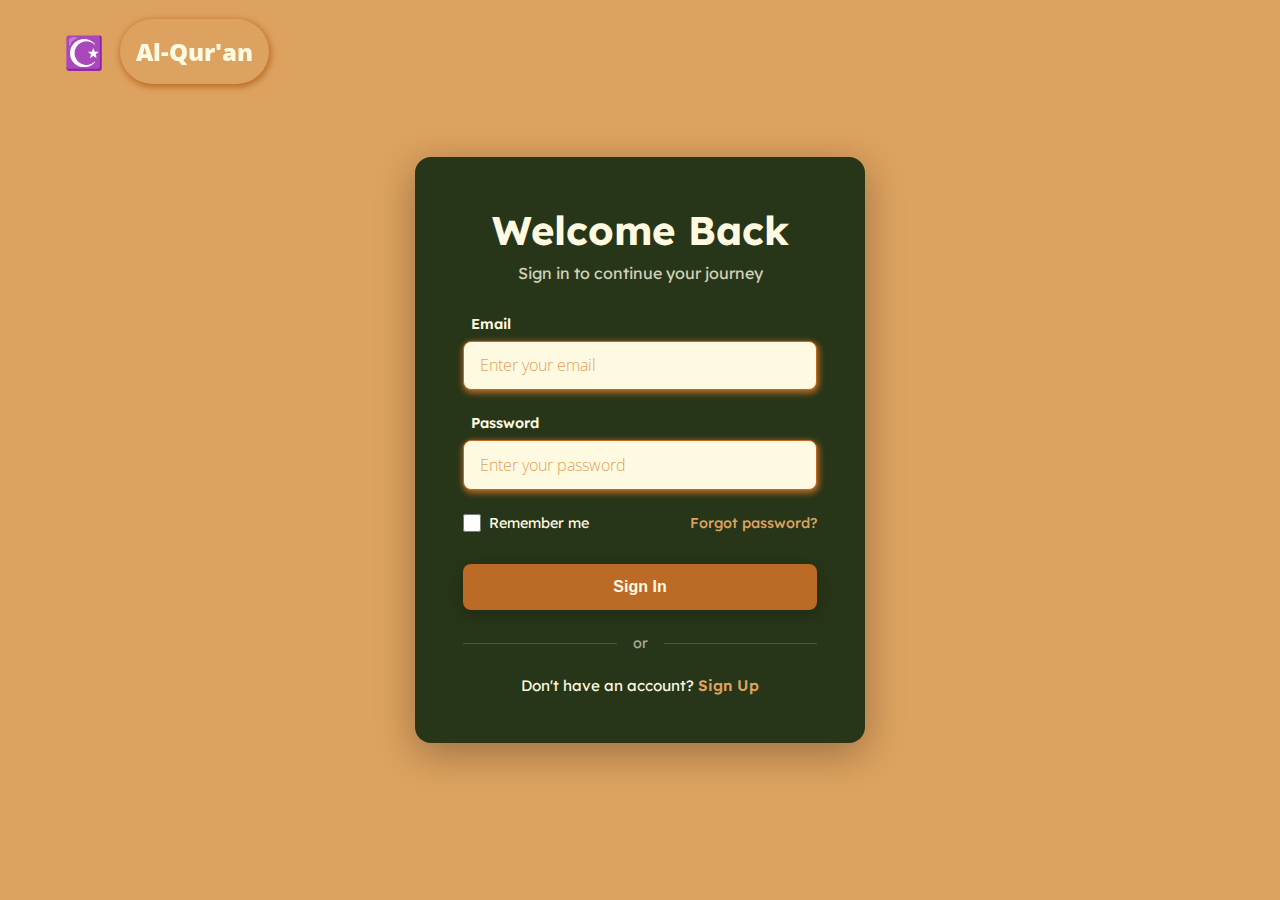
<file: signin.html>
<!DOCTYPE html>
<html lang="en">
<head>
    <meta charset="UTF-8">
    <meta name="viewport" content="width=device-width, initial-scale=1.0">
    <title>Sign In - Al-Qur'an</title>
    <link rel="stylesheet" href="auth.css">
    <link rel="preconnect" href="https://fonts.googleapis.com">
    <link rel="preconnect" href="https://fonts.gstatic.com" crossorigin>
    <link href="https://fonts.googleapis.com/css2?family=Lexend:wght@100..900&family=Open+Sans:ital,wght@0,300..800;1,300..800&family=Roboto:ital,wght@0,100..900;1,100..900&display=swap" rel="stylesheet">
</head>
<body>
    <main>
        <header>
            <a href="index.html" class="logo">
                <span class="logo-icon">☪️</span>
                <p class="name">Al-Qur'an</p>
            </a>
        </header>

        <section class="auth-container">
            <div class="auth-box">
                <h1 class="auth-title">Welcome Back</h1>
                <p class="auth-subtitle">Sign in to continue your journey</p>

                <form class="auth-form" id="signinForm">
                    <div class="form-group">
                        <label for="email">Email</label>
                        <input 
                            type="email" 
                            id="email" 
                            placeholder="Enter your email"
                            required>
                    </div>

                    <div class="form-group">
                        <label for="password">Password</label>
                        <input 
                            type="password" 
                            id="password" 
                            placeholder="Enter your password"
                            required>
                    </div>

                    <div class="form-options">
                        <label class="checkbox-label">
                            <input type="checkbox" id="remember">
                            <span>Remember me</span>
                        </label>
                        <a href="#" class="forgot-link">Forgot password?</a>
                    </div>

                    <button type="submit" class="auth-button">Sign In</button>
                </form>

                <div class="divider">
                    <span>or</span>
                </div>

                <p class="switch-auth">
                    Don't have an account? 
                    <a href="signup.html">Sign Up</a>
                </p>
            </div>
        </section>
    </main>

    <script src="auth.js"></script>
</body>
</html>
</file>
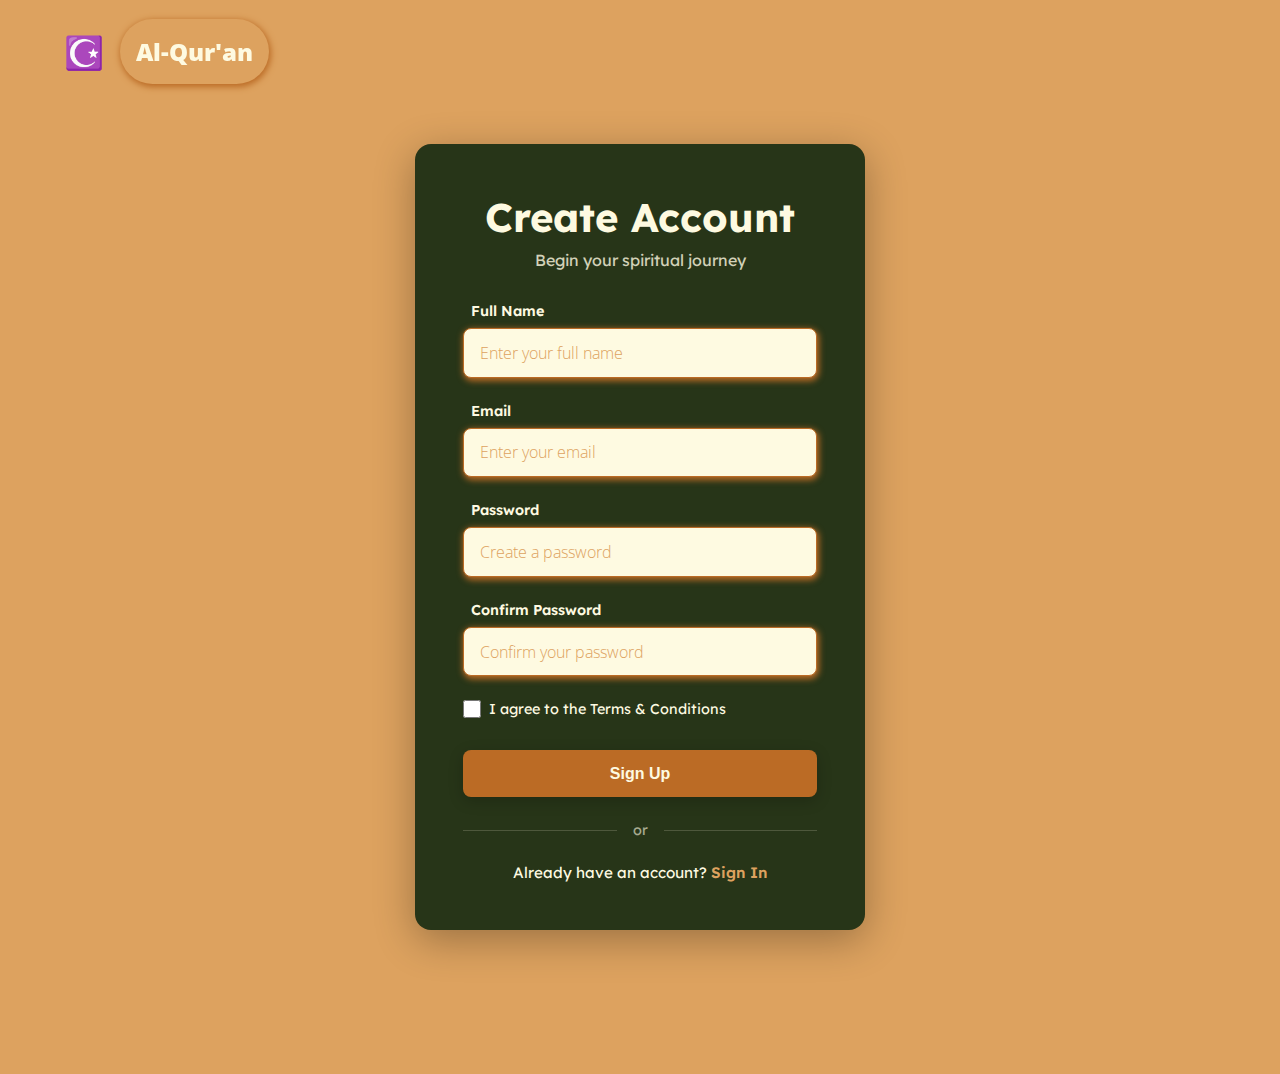
<file: signup.html>
<!DOCTYPE html>
<html lang="en">
<head>
    <meta charset="UTF-8">
    <meta name="viewport" content="width=device-width, initial-scale=1.0">
    <title>Sign Up - Al-Qur'an</title>
    <link rel="stylesheet" href="auth.css">
    <link rel="preconnect" href="https://fonts.googleapis.com">
    <link rel="preconnect" href="https://fonts.gstatic.com" crossorigin>
    <link href="https://fonts.googleapis.com/css2?family=Lexend:wght@100..900&family=Open+Sans:ital,wght@0,300..800;1,300..800&family=Roboto:ital,wght@0,100..900;1,100..900&display=swap" rel="stylesheet">
</head>
<body>
    <main>
        <header>
            <a href="index.html" class="logo">
                <span class="logo-icon">☪️</span>
                <p class="name">Al-Qur'an</p>
            </a>
        </header>

        <section class="auth-container">
            <div class="auth-box">
                <h1 class="auth-title">Create Account</h1>
                <p class="auth-subtitle">Begin your spiritual journey</p>

                <form class="auth-form" id="signupForm">
                    <div class="form-group">
                        <label for="fullname">Full Name</label>
                        <input 
                            type="text" 
                            id="fullname" 
                            placeholder="Enter your full name"
                            required
                        >
                    </div>

                    <div class="form-group">
                        <label for="email">Email</label>
                        <input 
                            type="email" 
                            id="email" 
                            placeholder="Enter your email"
                            required
                        >
                    </div>

                    <div class="form-group">
                        <label for="password">Password</label>
                        <input 
                            type="password" 
                            id="password" 
                            placeholder="Create a password"
                            required
                        >
                    </div>

                    <div class="form-group">
                        <label for="confirmPassword">Confirm Password</label>
                        <input 
                            type="password" 
                            id="confirmPassword" 
                            placeholder="Confirm your password"
                            required
                        >
                    </div>

                    <div class="form-options">
                        <label class="checkbox-label">
                            <input type="checkbox" id="terms" required>
                            <span>I agree to the Terms & Conditions</span>
                        </label>
                    </div>

                    <button type="submit" class="auth-button">Sign Up</button>
                </form>

                <div class="divider">
                    <span>or</span>
                </div>

                <p class="switch-auth">
                    Already have an account? 
                    <a href="signin.html">Sign In</a>
                </p>
            </div>
        </section>
    </main>

    <script src="auth.js"></script>
</body>
</html>
</file>
<file: auth.css>
:root {
    --dark-moss-green: hsl(74, 32%, 32%);
    --pakistan-green: hsl(88, 38%, 15%);
    --cornsilk: hsl(52, 94%, 94%);
    --earth-yellow: hsl(32, 65%, 62%);
    --tigers-eye: hsl(28, 67%, 44%);
}

* {
    margin: 0;
    padding: 0;
    box-sizing: border-box;
}

body {
    font-family: Lexend, "Open Sans", Roboto, Arial, sans-serif;
    font-size: 18px;
    background-color: var(--earth-yellow);
    min-height: 100vh;
}

a {
    text-decoration: none;
    color: inherit;
}

/* Header */
header {
    position: fixed;
    top: 0;
    z-index: 2;
    width: 100%;
    display: flex;
    align-items: center;
    padding: 1.2rem clamp(1rem, 5vw, 4rem);
    backdrop-filter: blur(3px);
}

.logo {
    display: flex;
    align-items: center;
    cursor: pointer;
}

.logo-icon {
    font-size: clamp(1.5rem, 4vw, 2rem);
    margin-right: clamp(0.5rem, 2vw, 1rem);
}

.logo .name {
    font-family: "Open Sans", sans-serif;
    font-size: clamp(1rem, 3vw, 1.5rem);
    font-weight: 900;
    color: var(--cornsilk);
    padding: clamp(0.5rem, 2vw, 1rem);
    border-radius: 10rem;
    box-shadow: 1px 2px 6px 1px var(--tigers-eye);
}

/* Auth Container */
.auth-container {
    display: flex;
    justify-content: center;
    align-items: center;
    min-height: 100vh;
    padding: clamp(9rem, 9vh, 9rem) 4rem;
}

.auth-box {
    background-color: var(--pakistan-green);
    padding: clamp(2rem, 5vw, 3rem);
    border-radius: 1rem;
    box-shadow: 0 10px 40px rgba(0, 0, 0, 0.3);
    width: 100%;
    max-width: 450px;
}

.auth-title {
    font-size: clamp(1.8rem, 4vw, 2.5rem);
    font-weight: 700;
    color: var(--cornsilk);
    text-align: center;
    margin-bottom: 0.5rem;
}

.auth-subtitle {
    font-size: clamp(0.9rem, 2vw, 1rem);
    color: var(--cornsilk);
    text-align: center;
    opacity: 0.8;
    margin-bottom: 2rem;
}

/* Form Styles */
.auth-form {
    display: flex;
    flex-direction: column;
    gap: 1.5rem;
}

.form-group {
    display: flex;
    flex-direction: column;
    gap: 0.5rem;
}

.form-group label {
    font-size: 0.9rem;
    font-weight: 600;
    color: var(--cornsilk);
    margin-left: 0.5rem;
}

.form-group input {
    padding: 0.8rem 1rem;
    border: 1.5px solid var(--tigers-eye);
    border-radius: 0.5rem;
    background-color: var(--cornsilk);
    color: var(--dark-moss-green);
    font-family: "Open Sans", sans-serif;
    font-size: 1rem;
    outline: none;
    transition: all 0.2s ease;
    box-shadow: 1px 2px 6px 1px var(--tigers-eye);
}

.form-group input:focus {
    border-color: var(--earth-yellow);
    box-shadow: 0 0 0 3px rgba(218, 165, 105, 0.2);
}

.form-group input::placeholder {
    color: var(--earth-yellow);
    font-weight: 300;
}

/* Form Options */
.form-options {
    display: flex;
    justify-content: space-between;
    align-items: center;
    flex-wrap: wrap;
    gap: 1rem;
}

.checkbox-label {
    display: flex;
    align-items: center;
    gap: 0.5rem;
    color: var(--cornsilk);
    font-size: 0.9rem;
    cursor: pointer;
}

.checkbox-label input[type="checkbox"] {
    width: 18px;
    height: 18px;
    cursor: pointer;
    accent-color: var(--tigers-eye);
}

.checkbox-label span {
    display: inline;
}

.forgot-link {
    font-size: 0.9rem;
    color: var(--earth-yellow);
    font-weight: 500;
    transition: color 0.2s ease;
}

.forgot-link:hover {
    color: var(--cornsilk);
}

/* Auth Button */
.auth-button {
    padding: 0.9rem 2rem;
    background-color: var(--tigers-eye);
    color: var(--cornsilk);
    border: none;
    border-radius: 0.5rem;
    font-size: 1rem;
    font-weight: 600;
    cursor: pointer;
    transition: all 0.2s ease;
    box-shadow: 0 4px 15px rgba(0, 0, 0, 0.2);
    margin-top: 0.5rem;
}

.auth-button:hover {
    background-color: var(--earth-yellow);
    transform: translateY(-2px);
    box-shadow: 0 6px 20px rgba(0, 0, 0, 0.3);
}

.auth-button:active {
    transform: translateY(0);
}

/* Divider */
.divider {
    display: flex;
    align-items: center;
    margin: 1.5rem 0;
    color: var(--cornsilk);
    opacity: 0.6;
}

.divider::before,
.divider::after {
    content: '';
    flex: 1;
    height: 1px;
    background-color: var(--cornsilk);
    opacity: 0.3;
}

.divider span {
    padding: 0 1rem;
    font-size: 0.9rem;
}

/* Switch Auth */
.switch-auth {
    text-align: center;
    color: var(--cornsilk);
    font-size: 0.95rem;
}

.switch-auth a {
    color: var(--earth-yellow);
    font-weight: 600;
    transition: color 0.2s ease;
}

.switch-auth a:hover {
    color: var(--tigers-eye);
}

/* Responsive Design */
@media (max-width: 480px) {
    .auth-box {
        padding: 1.5rem;
    }

    .form-options {
        flex-direction: column;
        align-items: flex-start;
    }
    
    .forgot-link {
        align-self: flex-end;
    }
}
</file>
